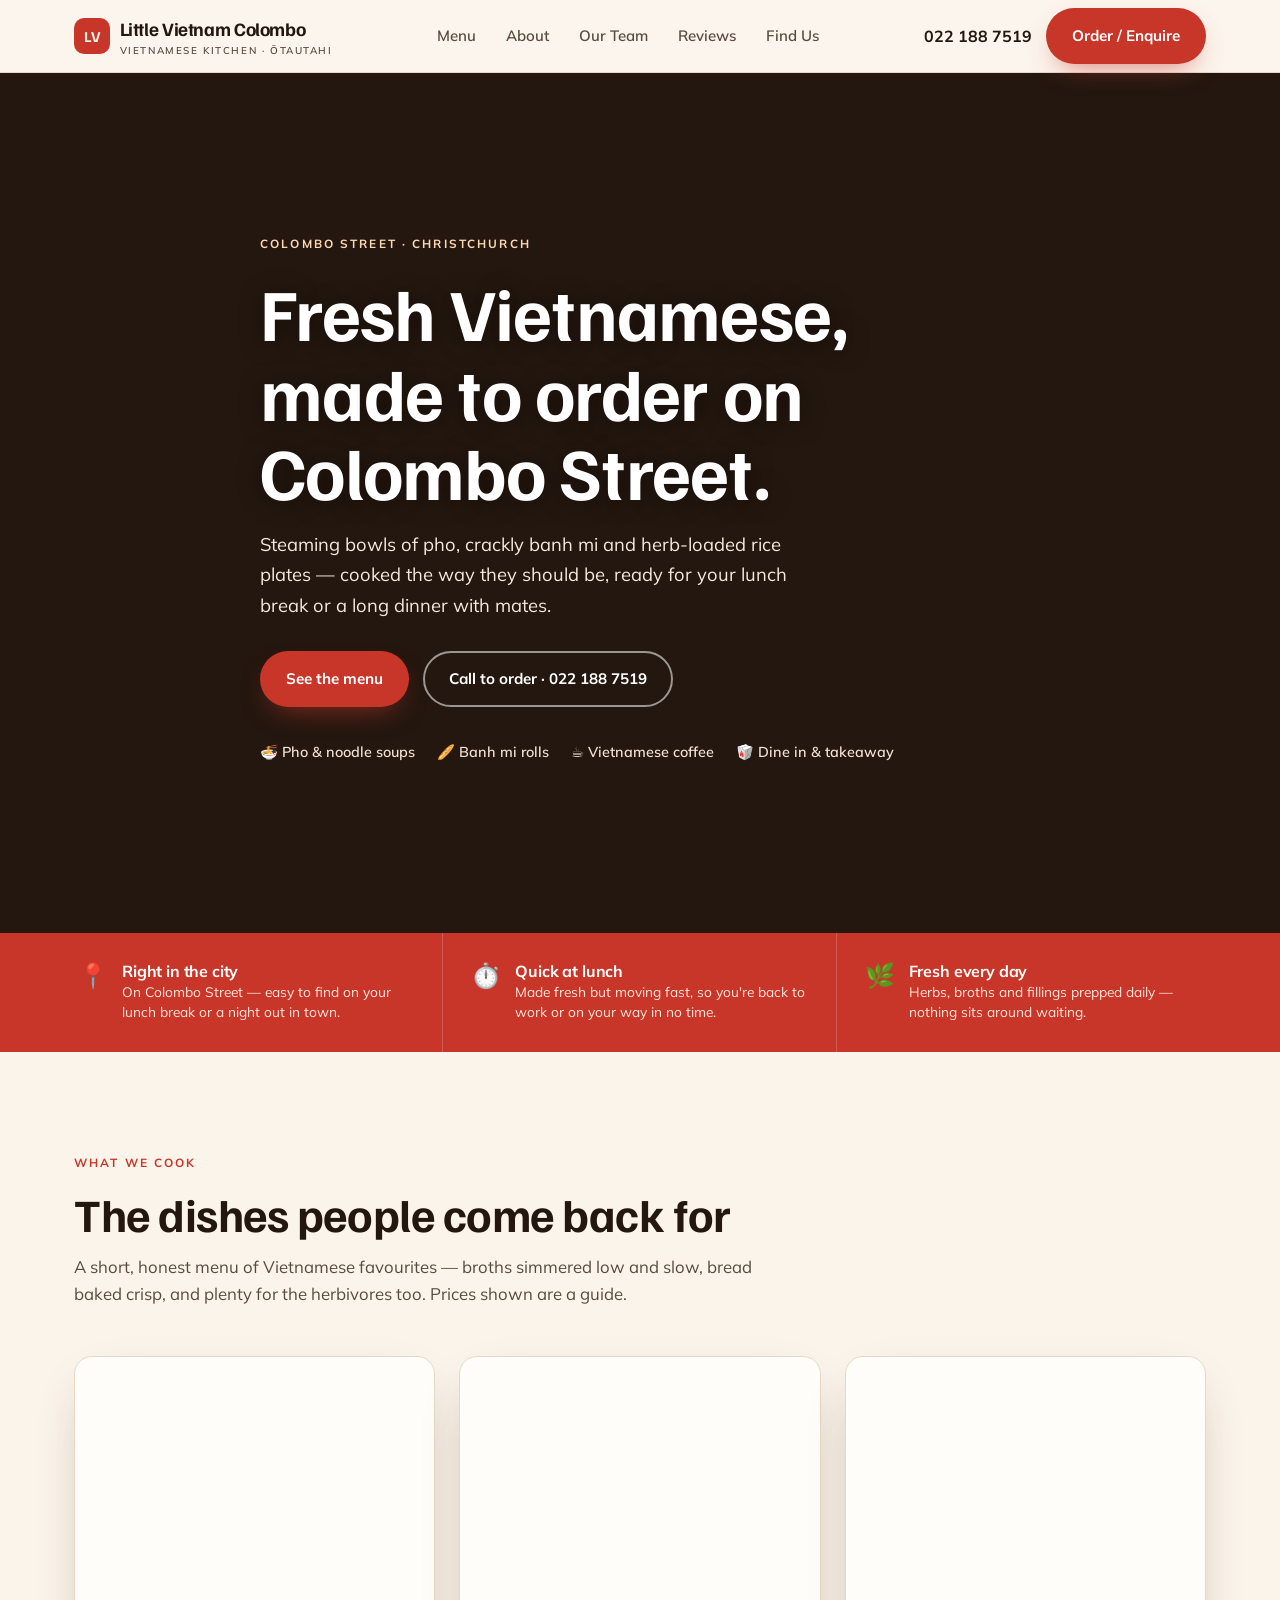
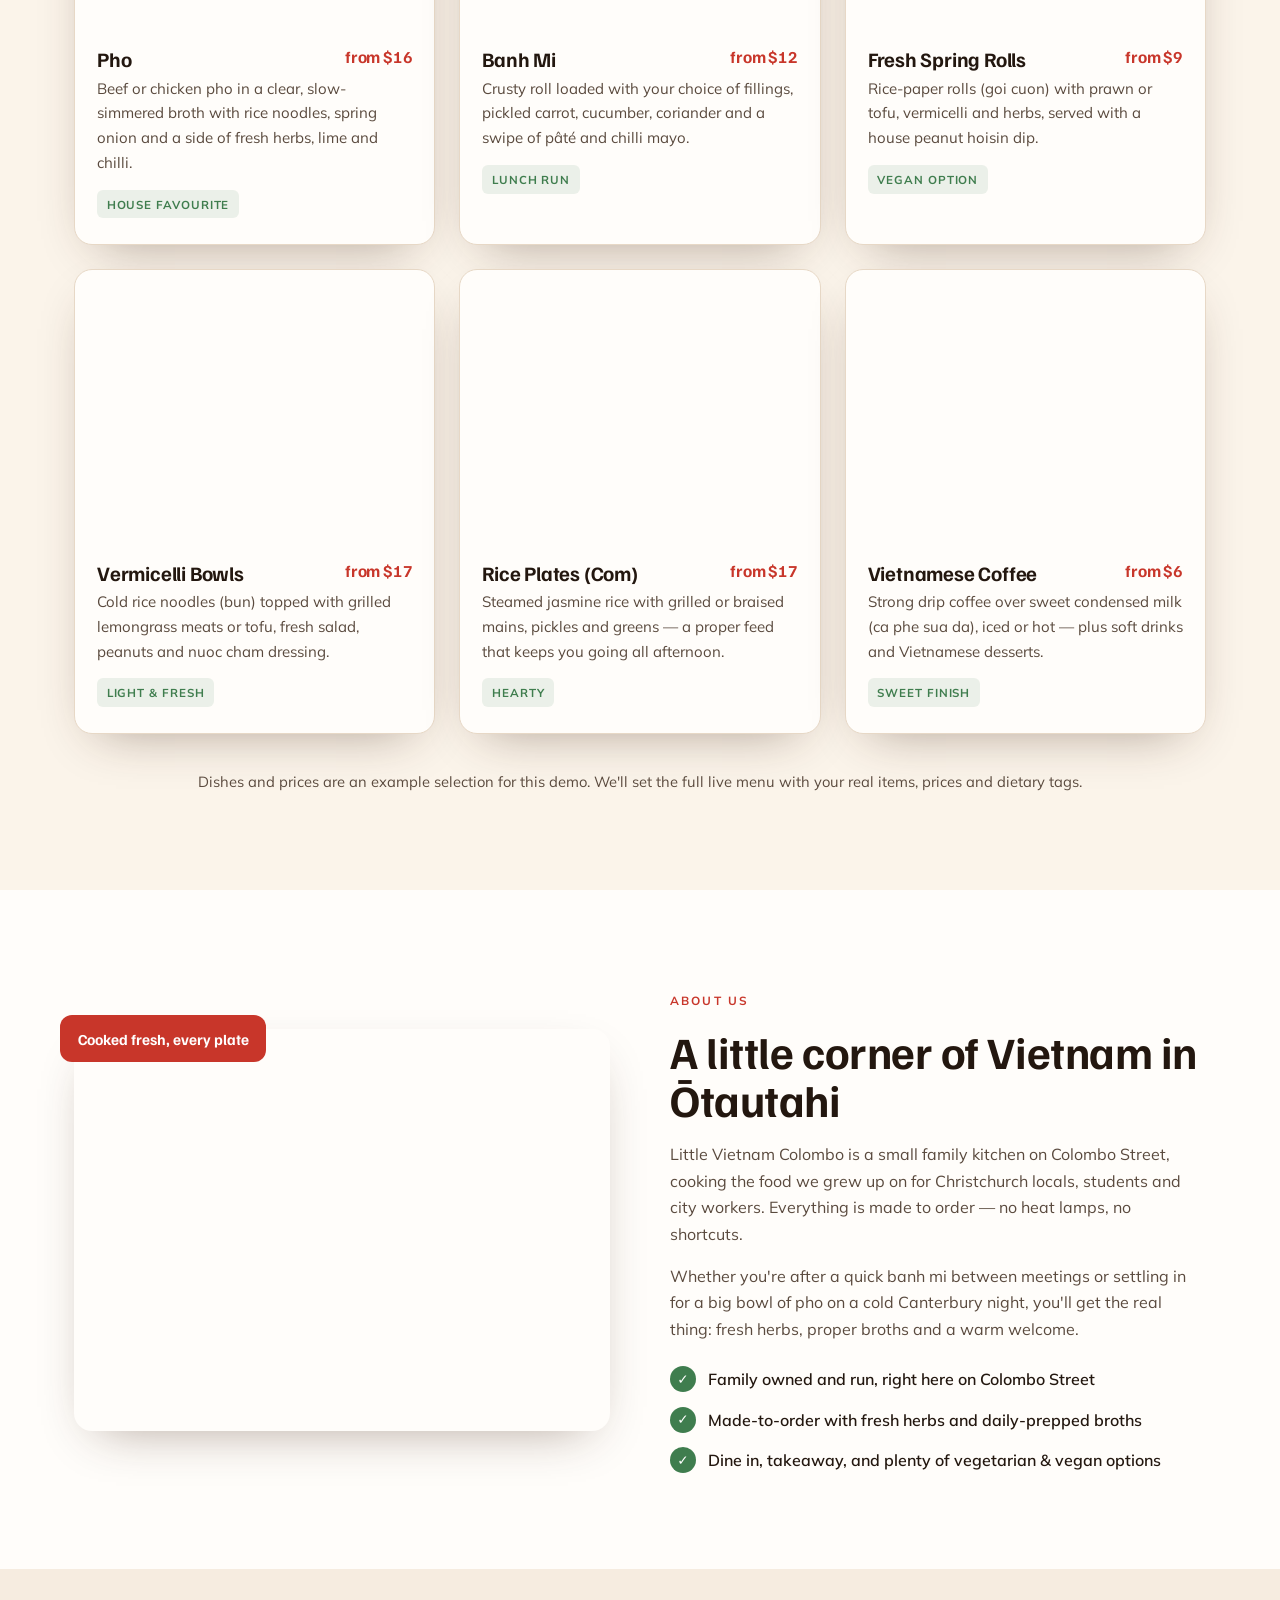
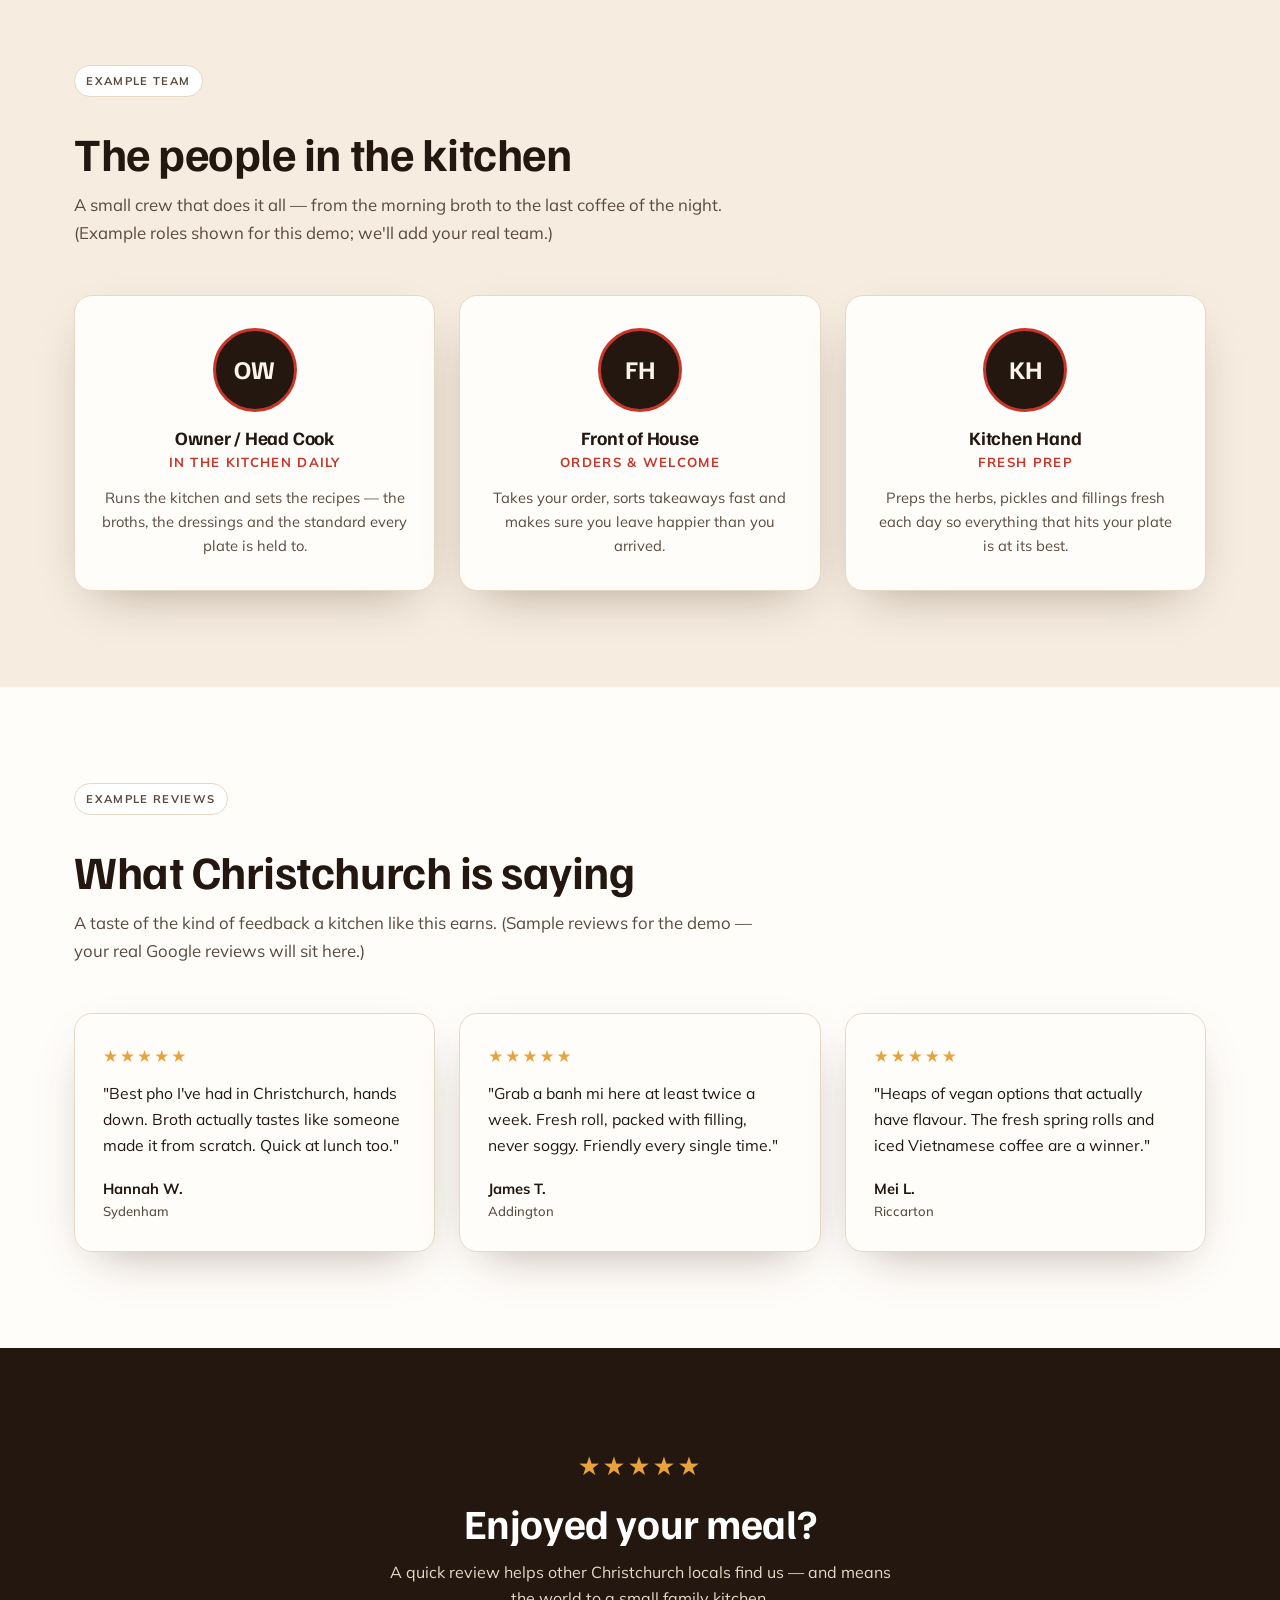
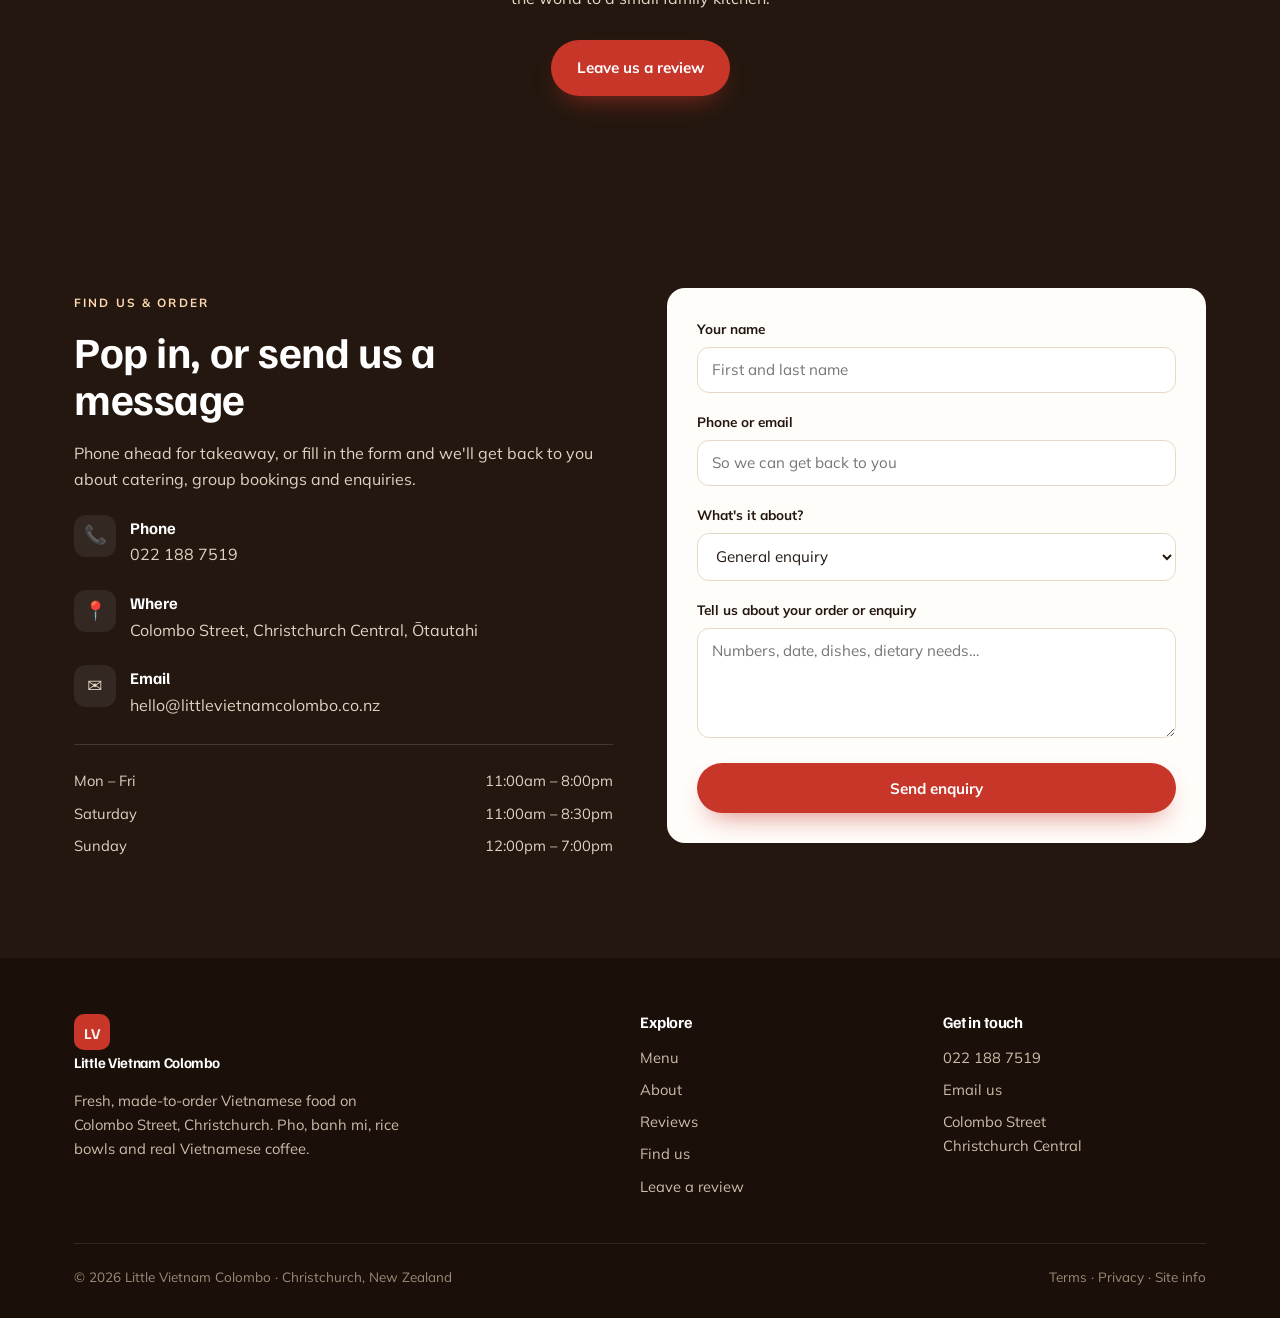
<file: index.html>
<!DOCTYPE html>
<html lang="en-NZ">
<head>
<meta charset="UTF-8" />
<meta name="viewport" content="width=device-width, initial-scale=1.0" />
<title>Little Vietnam Colombo | Vietnamese Restaurant, Christchurch</title>
<meta name="description" content="Fresh, made-to-order Vietnamese food on Colombo Street, Christchurch. Pho, banh mi, rice bowls and Vietnamese coffee — dine in or grab it on your lunch break." />
<link rel="icon" href="data:image/svg+xml,%3Csvg xmlns='http://www.w3.org/2000/svg' viewBox='0 0 64 64'%3E%3Crect width='64' height='64' rx='14' fill='%23c8362a'/%3E%3Ctext x='50%25' y='54%25' font-family='Georgia,serif' font-size='34' font-weight='700' fill='%23fcefe2' text-anchor='middle' dominant-baseline='middle'%3ELV%3C/text%3E%3C/svg%3E" />
<meta property="og:title" content="Little Vietnam Colombo | Vietnamese Restaurant, Christchurch" />
<meta property="og:description" content="Fresh, made-to-order Vietnamese food on Colombo Street, Christchurch. Pho, banh mi, rice bowls and real Vietnamese coffee." />
<meta property="og:type" content="restaurant" />
<meta property="og:image" content="https://images.unsplash.com/photo-1582878826629-29b7ad1cdc43?w=1200&q=70&auto=format&fit=crop" />
<link rel="preconnect" href="https://fonts.googleapis.com" />
<link rel="preconnect" href="https://fonts.gstatic.com" crossorigin />
<link href="https://fonts.googleapis.com/css2?family=Familjen+Grotesk:wght@500;600;700&family=Mulish:wght@400;500;600;700&display=swap" rel="stylesheet" />
<style>
  :root{
    --ink:#23170f;
    --ink-soft:#5a4a3e;
    --bone:#f6ece0;
    --cream:#fbf4ea;
    --paper:#fffdfa;
    --accent:#c8362a;
    --accent-deep:#9e271d;
    --herb:#3f7d4e;
    --line:#e7d8c6;
    --shadow:0 18px 50px -24px rgba(60,30,15,.45);
    --radius:18px;
    --maxw:1180px;
    --display:'Familjen Grotesk',system-ui,sans-serif;
    --body:'Mulish',system-ui,sans-serif;
  }
  *{box-sizing:border-box;margin:0;padding:0}
  html{scroll-behavior:smooth}
  body{font-family:var(--body);color:var(--ink);background:var(--paper);line-height:1.65;-webkit-font-smoothing:antialiased}
  h1,h2,h3,h4{font-family:var(--display);line-height:1.08;font-weight:700;letter-spacing:-.01em}
  img{display:block;max-width:100%;height:auto}
  a{color:inherit;text-decoration:none}
  .wrap{max-width:var(--maxw);margin:0 auto;padding:0 24px}
  .eyebrow{font-family:var(--body);font-weight:700;text-transform:uppercase;letter-spacing:.18em;font-size:.74rem;color:var(--accent)}
  section{padding:96px 0}
  .btn{display:inline-flex;align-items:center;gap:.5rem;font-family:var(--body);font-weight:700;font-size:.95rem;padding:.85rem 1.5rem;border-radius:999px;border:2px solid transparent;cursor:pointer;transition:transform .15s ease,box-shadow .15s ease,background .15s ease}
  .btn:hover{transform:translateY(-2px)}
  .btn-primary{background:var(--accent);color:#fff;box-shadow:0 12px 28px -12px rgba(200,54,42,.7)}
  .btn-primary:hover{background:var(--accent-deep)}
  .btn-ghost{background:transparent;color:#fff;border-color:rgba(255,255,255,.55)}
  .btn-ghost:hover{background:rgba(255,255,255,.12)}
  .btn-outline{border-color:var(--line);background:#fff;color:var(--ink)}

  header.nav{position:sticky;top:0;z-index:50;background:rgba(251,244,234,.86);backdrop-filter:blur(12px);border-bottom:1px solid var(--line)}
  .nav-inner{display:flex;align-items:center;justify-content:space-between;height:72px}
  .brand{display:flex;align-items:center;gap:.6rem;font-family:var(--display);font-weight:700;font-size:1.18rem;letter-spacing:-.02em}
  .brand .mark{width:36px;height:36px;border-radius:10px;background:var(--accent);color:var(--cream);display:grid;place-items:center;font-weight:700;font-size:.95rem}
  .brand small{display:block;font-family:var(--body);font-weight:600;font-size:.62rem;letter-spacing:.16em;text-transform:uppercase;color:var(--ink-soft);margin-top:-2px}
  .nav-links{display:flex;align-items:center;gap:30px}
  .nav-links a{font-weight:600;font-size:.94rem;color:var(--ink-soft)}
  .nav-links a:hover{color:var(--accent)}
  .nav-cta{display:flex;align-items:center;gap:14px}
  .nav-phone{font-weight:700;color:var(--ink)}
  .burger{display:none;background:none;border:0;cursor:pointer;font-size:1.5rem;color:var(--ink)}

  .hero{position:relative;min-height:92vh;display:flex;align-items:flex-end;background:var(--ink);color:#fff;overflow:hidden}
  .hero-slides{position:absolute;inset:0}
  .hero-slide{position:absolute;inset:0;background-size:cover;background-position:center;opacity:0;transition:opacity 1.6s ease;filter:saturate(1.05) contrast(1.02)}
  .hero-slide.active{opacity:1}
  .hero::after{content:"";position:absolute;inset:0;background:linear-gradient(180deg,rgba(35,23,15,.35) 0%,rgba(35,23,15,.55) 55%,rgba(35,23,15,.82) 100%)}
  .hero-inner{position:relative;z-index:2;padding:60px 0 72px;max-width:760px}
  .hero h1{font-size:clamp(2.5rem,6vw,4.6rem);margin:18px 0 18px;text-shadow:0 2px 24px rgba(0,0,0,.35)}
  .hero p.lead{font-size:1.15rem;max-width:560px;color:#f3e9dd}
  .hero .eyebrow{color:#ffd9b0}
  .hero-cta{display:flex;flex-wrap:wrap;gap:14px;margin-top:30px}
  .hero-meta{display:flex;flex-wrap:wrap;gap:22px;margin-top:34px;font-size:.9rem;color:#efe2d3;font-weight:600}
  .hero-meta span{display:flex;align-items:center;gap:.45rem}

  .trust{background:var(--accent);color:#fff;padding:0}
  .trust-grid{display:grid;grid-template-columns:repeat(3,1fr)}
  .trust-item{padding:30px 28px;display:flex;gap:14px;align-items:flex-start;border-right:1px solid rgba(255,255,255,.18)}
  .trust-item:last-child{border-right:0}
  .trust-item .ic{font-size:1.5rem;line-height:1}
  .trust-item h4{font-size:1rem;margin-bottom:2px;font-family:var(--body);font-weight:700}
  .trust-item p{font-size:.86rem;color:#ffe7dc;line-height:1.45}

  .sec-head{max-width:680px;margin-bottom:48px}
  .sec-head h2{font-size:clamp(2rem,4vw,2.9rem);margin:14px 0 14px}
  .sec-head p{color:var(--ink-soft);font-size:1.05rem}
  .bg-bone{background:var(--bone)}
  .bg-cream{background:var(--cream)}

  .menu-grid{display:grid;grid-template-columns:repeat(3,1fr);gap:24px}
  .dish{background:var(--paper);border:1px solid var(--line);border-radius:var(--radius);overflow:hidden;box-shadow:var(--shadow);transition:transform .2s ease}
  .dish:hover{transform:translateY(-5px)}
  .dish .ph{aspect-ratio:4/3;background-size:cover;background-position:center;filter:saturate(1.05) contrast(1.02)}
  .dish .body{padding:22px 22px 26px}
  .dish h3{font-size:1.28rem;margin-bottom:6px}
  .dish .price{color:var(--accent);font-weight:700;font-family:var(--display);font-size:1.05rem;float:right}
  .dish p{color:var(--ink-soft);font-size:.94rem;margin-top:6px}
  .dish .tag{display:inline-block;margin-top:14px;font-size:.72rem;font-weight:700;letter-spacing:.08em;text-transform:uppercase;color:var(--herb);background:rgba(63,125,78,.1);padding:.3rem .6rem;border-radius:6px}
  .menu-note{text-align:center;margin-top:36px;color:var(--ink-soft);font-size:.92rem}

  .about{display:grid;grid-template-columns:1fr 1fr;gap:60px;align-items:center}
  .about-img{position:relative}
  .about-img .pic{aspect-ratio:4/3;background-size:cover;background-position:center;border-radius:var(--radius);box-shadow:var(--shadow);filter:saturate(1.05) contrast(1.02)}
  .about-img .corner{position:absolute;top:-14px;left:-14px;background:var(--accent);color:#fff;padding:.7rem 1.1rem;border-radius:12px;font-family:var(--display);font-weight:700;font-size:.95rem;box-shadow:var(--shadow);z-index:2}
  .about h2{font-size:clamp(2rem,4vw,2.8rem);margin:14px 0 18px}
  .about p{color:var(--ink-soft);margin-bottom:16px}
  .checklist{list-style:none;margin-top:24px;display:grid;gap:14px}
  .checklist li{display:flex;gap:12px;align-items:flex-start;font-weight:600;color:var(--ink)}
  .checklist li::before{content:"✓";flex:none;width:26px;height:26px;border-radius:50%;background:var(--herb);color:#fff;display:grid;place-items:center;font-size:.85rem;font-weight:700}

  .crew-grid{display:grid;grid-template-columns:repeat(3,1fr);gap:24px}
  .crew-card{background:var(--paper);border:1px solid var(--line);border-radius:var(--radius);padding:32px 26px;text-align:center;box-shadow:var(--shadow)}
  .avatar{width:84px;height:84px;border-radius:50%;background:var(--ink);color:var(--cream);display:grid;place-items:center;margin:0 auto 16px;font-family:var(--display);font-weight:700;font-size:1.6rem;border:3px solid var(--accent)}
  .crew-card h3{font-size:1.18rem}
  .crew-card .role-sub{color:var(--accent);font-weight:700;font-size:.82rem;text-transform:uppercase;letter-spacing:.1em;margin:4px 0 12px}
  .crew-card p{color:var(--ink-soft);font-size:.92rem}
  .badge{display:inline-block;font-size:.7rem;font-weight:700;letter-spacing:.12em;text-transform:uppercase;color:var(--ink-soft);background:#fff;border:1px solid var(--line);padding:.35rem .7rem;border-radius:999px;margin-bottom:16px}

  .rev-grid{display:grid;grid-template-columns:repeat(3,1fr);gap:24px}
  .rev-card{background:var(--paper);border:1px solid var(--line);border-radius:var(--radius);padding:28px;box-shadow:var(--shadow)}
  .stars{color:#e8a33d;font-size:1.05rem;letter-spacing:2px;margin-bottom:12px}
  .rev-card p{font-size:.98rem;color:var(--ink);margin-bottom:18px}
  .rev-who{font-weight:700;font-size:.92rem}
  .rev-who span{display:block;font-weight:500;color:var(--ink-soft);font-size:.82rem}

  .funnel{background:var(--ink);color:#fff;text-align:center}
  .funnel .stars{justify-content:center;font-size:1.6rem;margin-bottom:14px}
  .funnel h2{font-size:clamp(1.8rem,3.6vw,2.6rem);margin-bottom:14px}
  .funnel p{color:#e7d8c6;max-width:520px;margin:0 auto 28px}

  .contact{background:var(--ink);color:#fff}
  .contact-grid{display:grid;grid-template-columns:1fr 1fr;gap:54px}
  .contact h2{font-size:clamp(2rem,4vw,2.7rem);margin:14px 0 18px}
  .contact .eyebrow{color:#ffd9b0}
  .contact-info p{color:#e0d2c2;margin-bottom:14px}
  .info-row{display:flex;gap:14px;align-items:flex-start;margin:22px 0}
  .info-row .ic{width:42px;height:42px;flex:none;border-radius:12px;background:rgba(255,255,255,.08);display:grid;place-items:center;font-size:1.15rem}
  .info-row b{display:block;font-family:var(--display);font-size:1.02rem}
  .info-row a,.info-row span{color:#e0d2c2}
  .hours{margin-top:26px;border-top:1px solid rgba(255,255,255,.14);padding-top:20px}
  .hours div{display:flex;justify-content:space-between;font-size:.92rem;color:#e0d2c2;padding:4px 0}
  form{background:var(--paper);border-radius:var(--radius);padding:30px;color:var(--ink)}
  form label{display:block;font-weight:700;font-size:.85rem;margin-bottom:6px}
  form .field{margin-bottom:18px}
  form input,form select,form textarea{width:100%;padding:.8rem .9rem;border:1px solid var(--line);border-radius:12px;font-family:var(--body);font-size:.95rem;background:#fff;color:var(--ink)}
  form input:focus,form select:focus,form textarea:focus{outline:2px solid var(--accent);border-color:transparent}
  form textarea{min-height:110px;resize:vertical}
  form .btn-primary{width:100%;justify-content:center}

  footer.site{background:#1a1009;color:#cdbcab;padding:56px 0 30px}
  .foot-grid{display:grid;grid-template-columns:2fr 1fr 1fr;gap:40px;margin-bottom:36px}
  .foot-grid h4{color:#fff;font-family:var(--display);font-size:1rem;margin-bottom:14px}
  .foot-grid a{display:block;color:#cdbcab;font-size:.92rem;margin-bottom:8px}
  .foot-grid a:hover{color:var(--accent)}
  .foot-bottom{border-top:1px solid rgba(255,255,255,.1);padding-top:22px;display:flex;justify-content:space-between;flex-wrap:wrap;gap:10px;font-size:.84rem;color:#9c8a79}
  .foot-bottom a{color:#9c8a79}

  @media(max-width:880px){
    .menu-grid,.crew-grid,.rev-grid,.trust-grid{grid-template-columns:1fr}
    .about,.contact-grid,.foot-grid{grid-template-columns:1fr}
    .nav-links{display:none}
    .burger{display:block}
    .nav-links.open{display:flex;position:absolute;top:72px;left:0;right:0;background:var(--cream);flex-direction:column;padding:18px 24px;gap:16px;border-bottom:1px solid var(--line)}
    .trust-item{border-right:0;border-bottom:1px solid rgba(255,255,255,.18)}
    section{padding:72px 0}
    .hero{min-height:88vh}
  }
  @media(prefers-reduced-motion:reduce){
    .hero-slide{transition:none}
    .btn:hover{transform:none}
  }
</style>
</head>
<body>

<header class="nav">
  <div class="wrap nav-inner">
    <a class="brand" href="#top">
      <span class="mark">LV</span>
      <span>Little Vietnam Colombo<small>Vietnamese Kitchen · Ōtautahi</small></span>
    </a>
    <nav class="nav-links" id="navlinks">
      <a href="#menu">Menu</a>
      <a href="#about">About</a>
      <a href="#crew">Our Team</a>
      <a href="#reviews">Reviews</a>
      <a href="#contact">Find Us</a>
    </nav>
    <div class="nav-cta">
      <a class="nav-phone" href="tel:+64221887519">022 188 7519</a>
      <a class="btn btn-primary" href="#contact">Order / Enquire</a>
      <button class="burger" id="burger" aria-label="Menu">☰</button>
    </div>
  </div>
</header>

<section class="hero" id="top">
  <div class="hero-slides" id="slides">
    <div class="hero-slide active" style="background-image:url('https://images.unsplash.com/photo-1582878826629-29b7ad1cdc43?w=1900&q=70&auto=format&fit=crop')"></div>
    <div class="hero-slide" data-src="https://images.unsplash.com/photo-1559314809-0d155014e29e?w=1900&q=70&auto=format&fit=crop"></div>
    <div class="hero-slide" data-src="https://images.unsplash.com/photo-1604908176997-125f25cc6f3d?w=1900&q=70&auto=format&fit=crop"></div>
    <div class="hero-slide" data-src="https://images.unsplash.com/photo-1569718212165-3a8278d5f624?w=1900&q=70&auto=format&fit=crop"></div>
  </div>
  <div class="wrap hero-inner">
    <span class="eyebrow">Colombo Street · Christchurch</span>
    <h1>Fresh Vietnamese, made to order on Colombo Street.</h1>
    <p class="lead">Steaming bowls of pho, crackly banh mi and herb-loaded rice plates — cooked the way they should be, ready for your lunch break or a long dinner with mates.</p>
    <div class="hero-cta">
      <a class="btn btn-primary" href="#menu">See the menu</a>
      <a class="btn btn-ghost" href="tel:+64221887519">Call to order · 022 188 7519</a>
    </div>
    <div class="hero-meta">
      <span>🍜 Pho &amp; noodle soups</span>
      <span>🥖 Banh mi rolls</span>
      <span>☕ Vietnamese coffee</span>
      <span>🥡 Dine in &amp; takeaway</span>
    </div>
  </div>
</section>

<section class="trust" style="padding:0">
  <div class="wrap" style="padding:0">
    <div class="trust-grid">
      <div class="trust-item">
        <span class="ic">📍</span>
        <div><h4>Right in the city</h4><p>On Colombo Street — easy to find on your lunch break or a night out in town.</p></div>
      </div>
      <div class="trust-item">
        <span class="ic">⏱️</span>
        <div><h4>Quick at lunch</h4><p>Made fresh but moving fast, so you're back to work or on your way in no time.</p></div>
      </div>
      <div class="trust-item">
        <span class="ic">🌿</span>
        <div><h4>Fresh every day</h4><p>Herbs, broths and fillings prepped daily — nothing sits around waiting.</p></div>
      </div>
    </div>
  </div>
</section>

<section id="menu" class="bg-cream">
  <div class="wrap">
    <div class="sec-head">
      <span class="eyebrow">What we cook</span>
      <h2>The dishes people come back for</h2>
      <p>A short, honest menu of Vietnamese favourites — broths simmered low and slow, bread baked crisp, and plenty for the herbivores too. Prices shown are a guide.</p>
    </div>
    <div class="menu-grid">
      <article class="dish">
        <div class="ph" style="background-image:url('https://images.unsplash.com/photo-1582878826629-29b7ad1cdc43?w=800&q=65&auto=format&fit=crop')"></div>
        <div class="body">
          <h3>Pho <span class="price">from $16</span></h3>
          <p>Beef or chicken pho in a clear, slow-simmered broth with rice noodles, spring onion and a side of fresh herbs, lime and chilli.</p>
          <span class="tag">House favourite</span>
        </div>
      </article>
      <article class="dish">
        <div class="ph" style="background-image:url('https://images.unsplash.com/photo-1604908176997-125f25cc6f3d?w=800&q=65&auto=format&fit=crop')"></div>
        <div class="body">
          <h3>Banh Mi <span class="price">from $12</span></h3>
          <p>Crusty roll loaded with your choice of fillings, pickled carrot, cucumber, coriander and a swipe of pâté and chilli mayo.</p>
          <span class="tag">Lunch run</span>
        </div>
      </article>
      <article class="dish">
        <div class="ph" style="background-image:url('https://images.unsplash.com/photo-1559314809-0d155014e29e?w=800&q=65&auto=format&fit=crop')"></div>
        <div class="body">
          <h3>Fresh Spring Rolls <span class="price">from $9</span></h3>
          <p>Rice-paper rolls (goi cuon) with prawn or tofu, vermicelli and herbs, served with a house peanut hoisin dip.</p>
          <span class="tag">Vegan option</span>
        </div>
      </article>
      <article class="dish">
        <div class="ph" style="background-image:url('https://images.unsplash.com/photo-1583224944844-5b268c057b72?w=800&q=65&auto=format&fit=crop')"></div>
        <div class="body">
          <h3>Vermicelli Bowls <span class="price">from $17</span></h3>
          <p>Cold rice noodles (bun) topped with grilled lemongrass meats or tofu, fresh salad, peanuts and nuoc cham dressing.</p>
          <span class="tag">Light &amp; fresh</span>
        </div>
      </article>
      <article class="dish">
        <div class="ph" style="background-image:url('https://images.unsplash.com/photo-1546069901-ba9599a7e63c?w=800&q=65&auto=format&fit=crop')"></div>
        <div class="body">
          <h3>Rice Plates (Com) <span class="price">from $17</span></h3>
          <p>Steamed jasmine rice with grilled or braised mains, pickles and greens — a proper feed that keeps you going all afternoon.</p>
          <span class="tag">Hearty</span>
        </div>
      </article>
      <article class="dish">
        <div class="ph" style="background-image:url('https://images.unsplash.com/photo-1585032226651-759b368d7246?w=800&q=65&auto=format&fit=crop')"></div>
        <div class="body">
          <h3>Vietnamese Coffee <span class="price">from $6</span></h3>
          <p>Strong drip coffee over sweet condensed milk (ca phe sua da), iced or hot — plus soft drinks and Vietnamese desserts.</p>
          <span class="tag">Sweet finish</span>
        </div>
      </article>
    </div>
    <p class="menu-note">Dishes and prices are an example selection for this demo. We'll set the full live menu with your real items, prices and dietary tags.</p>
  </div>
</section>

<section id="about">
  <div class="wrap about">
    <div class="about-img">
      <div class="corner">Cooked fresh, every plate</div>
      <div class="pic" style="background-image:url('https://images.unsplash.com/photo-1512058564366-18510be2db19?w=1000&q=70&auto=format&fit=crop')"></div>
    </div>
    <div>
      <span class="eyebrow">About us</span>
      <h2>A little corner of Vietnam in Ōtautahi</h2>
      <p>Little Vietnam Colombo is a small family kitchen on Colombo Street, cooking the food we grew up on for Christchurch locals, students and city workers. Everything is made to order — no heat lamps, no shortcuts.</p>
      <p>Whether you're after a quick banh mi between meetings or settling in for a big bowl of pho on a cold Canterbury night, you'll get the real thing: fresh herbs, proper broths and a warm welcome.</p>
      <ul class="checklist">
        <li>Family owned and run, right here on Colombo Street</li>
        <li>Made-to-order with fresh herbs and daily-prepped broths</li>
        <li>Dine in, takeaway, and plenty of vegetarian &amp; vegan options</li>
      </ul>
    </div>
  </div>
</section>

<section id="crew" class="bg-bone">
  <div class="wrap">
    <div class="sec-head">
      <span class="badge">Example team</span>
      <h2>The people in the kitchen</h2>
      <p>A small crew that does it all — from the morning broth to the last coffee of the night. (Example roles shown for this demo; we'll add your real team.)</p>
    </div>
    <div class="crew-grid">
      <div class="crew-card">
        <div class="avatar">OW</div>
        <h3>Owner / Head Cook</h3>
        <div class="role-sub">In the kitchen daily</div>
        <p>Runs the kitchen and sets the recipes — the broths, the dressings and the standard every plate is held to.</p>
      </div>
      <div class="crew-card">
        <div class="avatar">FH</div>
        <h3>Front of House</h3>
        <div class="role-sub">Orders &amp; welcome</div>
        <p>Takes your order, sorts takeaways fast and makes sure you leave happier than you arrived.</p>
      </div>
      <div class="crew-card">
        <div class="avatar">KH</div>
        <h3>Kitchen Hand</h3>
        <div class="role-sub">Fresh prep</div>
        <p>Preps the herbs, pickles and fillings fresh each day so everything that hits your plate is at its best.</p>
      </div>
    </div>
  </div>
</section>

<section id="reviews">
  <div class="wrap">
    <div class="sec-head">
      <span class="badge">Example reviews</span>
      <h2>What Christchurch is saying</h2>
      <p>A taste of the kind of feedback a kitchen like this earns. (Sample reviews for the demo — your real Google reviews will sit here.)</p>
    </div>
    <div class="rev-grid">
      <div class="rev-card">
        <div class="stars">★★★★★</div>
        <p>"Best pho I've had in Christchurch, hands down. Broth actually tastes like someone made it from scratch. Quick at lunch too."</p>
        <div class="rev-who">Hannah W.<span>Sydenham</span></div>
      </div>
      <div class="rev-card">
        <div class="stars">★★★★★</div>
        <p>"Grab a banh mi here at least twice a week. Fresh roll, packed with filling, never soggy. Friendly every single time."</p>
        <div class="rev-who">James T.<span>Addington</span></div>
      </div>
      <div class="rev-card">
        <div class="stars">★★★★★</div>
        <p>"Heaps of vegan options that actually have flavour. The fresh spring rolls and iced Vietnamese coffee are a winner."</p>
        <div class="rev-who">Mei L.<span>Riccarton</span></div>
      </div>
    </div>
  </div>
</section>

<section class="funnel">
  <div class="wrap">
    <div class="stars">★★★★★</div>
    <h2>Enjoyed your meal?</h2>
    <p>A quick review helps other Christchurch locals find us — and means the world to a small family kitchen.</p>
    <a class="btn btn-primary" href="review.html">Leave us a review</a>
  </div>
</section>

<section id="contact" class="contact">
  <div class="wrap contact-grid">
    <div class="contact-info">
      <span class="eyebrow">Find us &amp; order</span>
      <h2>Pop in, or send us a message</h2>
      <p>Phone ahead for takeaway, or fill in the form and we'll get back to you about catering, group bookings and enquiries.</p>
      <div class="info-row">
        <span class="ic">📞</span>
        <div><b>Phone</b><a href="tel:+64221887519">022 188 7519</a></div>
      </div>
      <div class="info-row">
        <span class="ic">📍</span>
        <div><b>Where</b><span>Colombo Street, Christchurch Central, Ōtautahi</span></div>
      </div>
      <div class="info-row">
        <span class="ic">✉️</span>
        <div><b>Email</b><a href="mailto:hello@littlevietnamcolombo.co.nz">hello@littlevietnamcolombo.co.nz</a></div>
      </div>
      <div class="hours">
        <div><span>Mon – Fri</span><span>11:00am – 8:00pm</span></div>
        <div><span>Saturday</span><span>11:00am – 8:30pm</span></div>
        <div><span>Sunday</span><span>12:00pm – 7:00pm</span></div>
      </div>
    </div>
    <div>
      <form action="https://formsubmit.co/hello@littlevietnamcolombo.co.nz" method="POST">
        <input type="hidden" name="_subject" value="New enquiry — Little Vietnam Colombo website" />
        <input type="hidden" name="_captcha" value="false" />
        <input type="hidden" name="_template" value="table" />
        <div class="field">
          <label for="name">Your name</label>
          <input id="name" name="name" type="text" required placeholder="First and last name" />
        </div>
        <div class="field">
          <label for="phone">Phone or email</label>
          <input id="phone" name="phone_or_email" type="text" required placeholder="So we can get back to you" />
        </div>
        <div class="field">
          <label for="type">What's it about?</label>
          <select id="type" name="enquiry_type">
            <option>General enquiry</option>
            <option>Takeaway / large order</option>
            <option>Catering</option>
            <option>Group booking</option>
          </select>
        </div>
        <div class="field">
          <label for="msg">Tell us about your order or enquiry</label>
          <textarea id="msg" name="message" placeholder="Numbers, date, dishes, dietary needs…"></textarea>
        </div>
        <button class="btn btn-primary" type="submit">Send enquiry</button>
      </form>
    </div>
  </div>
</section>

<footer class="site">
  <div class="wrap">
    <div class="foot-grid">
      <div>
        <a class="brand" href="#top" style="color:#fff"><span class="mark">LV</span><span>Little Vietnam Colombo</span></a>
        <p style="margin-top:14px;max-width:340px;font-size:.92rem">Fresh, made-to-order Vietnamese food on Colombo Street, Christchurch. Pho, banh mi, rice bowls and real Vietnamese coffee.</p>
      </div>
      <div>
        <h4>Explore</h4>
        <a href="#menu">Menu</a>
        <a href="#about">About</a>
        <a href="#reviews">Reviews</a>
        <a href="#contact">Find us</a>
        <a href="review.html">Leave a review</a>
      </div>
      <div>
        <h4>Get in touch</h4>
        <a href="tel:+64221887519">022 188 7519</a>
        <a href="mailto:hello@littlevietnamcolombo.co.nz">Email us</a>
        <span style="display:block;font-size:.92rem;color:#cdbcab;margin-top:4px">Colombo Street<br/>Christchurch Central</span>
      </div>
    </div>
    <div class="foot-bottom">
      <span>© <span id="yr"></span> Little Vietnam Colombo · Christchurch, New Zealand</span>
      <span>
        <a href="terms.html">Terms</a> ·
        <a href="privacy.html">Privacy</a> ·
        <a href="private.html">Site info</a>
      </span>
    </div>
  </div>
</footer>

<script>
  document.getElementById('burger').addEventListener('click',function(){
    document.getElementById('navlinks').classList.toggle('open');
  });
  document.querySelectorAll('#navlinks a').forEach(function(a){
    a.addEventListener('click',function(){document.getElementById('navlinks').classList.remove('open');});
  });
  document.getElementById('yr').textContent = new Date().getFullYear();
  (function(){
    var reduce = window.matchMedia('(prefers-reduced-motion: reduce)').matches;
    var slides = Array.prototype.slice.call(document.querySelectorAll('.hero-slide'));
    if(reduce || slides.length < 2) return;
    slides.forEach(function(s){ if(s.dataset.src){ var img=new Image(); img.src=s.dataset.src; img.onload=function(){ s.style.backgroundImage="url('"+s.dataset.src+"')"; }; }});
    var i = 0;
    setInterval(function(){
      slides[i].classList.remove('active');
      i = (i+1) % slides.length;
      slides[i].classList.add('active');
    }, 6000);
  })();
</script>
</body>
</html>
</file>
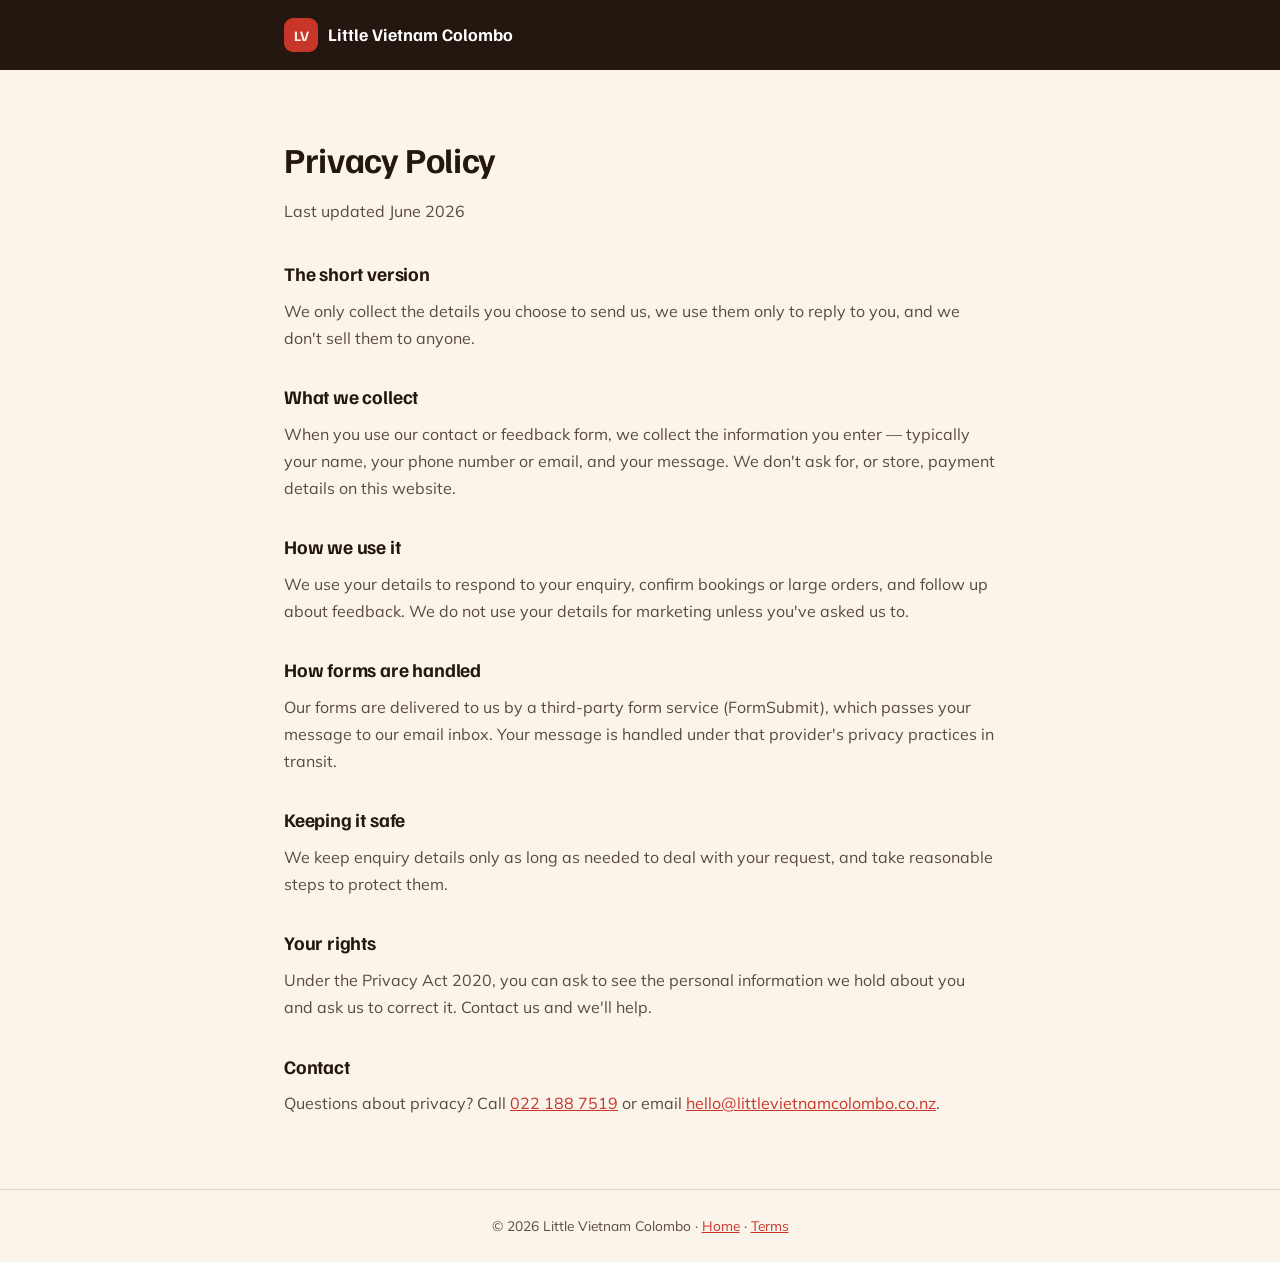
<file: privacy.html>
<!DOCTYPE html>
<html lang="en-NZ">
<head>
<meta charset="UTF-8" />
<meta name="viewport" content="width=device-width, initial-scale=1.0" />
<title>Privacy Policy | Little Vietnam Colombo</title>
<meta name="robots" content="noindex" />
<link rel="icon" href="data:image/svg+xml,%3Csvg xmlns='http://www.w3.org/2000/svg' viewBox='0 0 64 64'%3E%3Crect width='64' height='64' rx='14' fill='%23c8362a'/%3E%3Ctext x='50%25' y='54%25' font-family='Georgia,serif' font-size='34' font-weight='700' fill='%23fcefe2' text-anchor='middle' dominant-baseline='middle'%3ELV%3C/text%3E%3C/svg%3E" />
<link rel="preconnect" href="https://fonts.googleapis.com" />
<link rel="preconnect" href="https://fonts.gstatic.com" crossorigin />
<link href="https://fonts.googleapis.com/css2?family=Familjen+Grotesk:wght@500;600;700&family=Mulish:wght@400;500;600;700&display=swap" rel="stylesheet" />
<style>
  :root{--ink:#23170f;--ink-soft:#5a4a3e;--cream:#fbf4ea;--accent:#c8362a;--line:#e7d8c6;--display:'Familjen Grotesk',system-ui,sans-serif;--body:'Mulish',system-ui,sans-serif}
  *{box-sizing:border-box;margin:0;padding:0}
  body{font-family:var(--body);color:var(--ink);background:var(--cream);line-height:1.7}
  a{color:var(--accent)}
  h1,h2{font-family:var(--display);letter-spacing:-.01em}
  .top{background:var(--ink);color:#fff;padding:18px 0}
  .wrap{max-width:760px;margin:0 auto;padding:0 24px}
  .brand{display:flex;align-items:center;gap:.6rem;font-family:var(--display);font-weight:700;font-size:1.1rem;color:#fff;text-decoration:none}
  .brand .mark{width:34px;height:34px;border-radius:9px;background:var(--accent);color:var(--cream);display:grid;place-items:center;font-weight:700;font-size:.9rem}
  main{padding:60px 0}
  h1{font-size:2.2rem;margin-bottom:8px}
  .muted{color:var(--ink-soft);margin-bottom:32px}
  h2{font-size:1.2rem;margin:28px 0 8px}
  p{color:var(--ink-soft);margin-bottom:12px}
  footer{border-top:1px solid var(--line);padding:24px 0;text-align:center;font-size:.86rem;color:var(--ink-soft)}
</style>
</head>
<body>
<div class="top"><div class="wrap"><a class="brand" href="index.html"><span class="mark">LV</span> Little Vietnam Colombo</a></div></div>
<main>
  <div class="wrap">
    <h1>Privacy Policy</h1>
    <p class="muted">Last updated June 2026</p>

    <h2>The short version</h2>
    <p>We only collect the details you choose to send us, we use them only to reply to you, and we don't sell them to anyone.</p>

    <h2>What we collect</h2>
    <p>When you use our contact or feedback form, we collect the information you enter — typically your name, your phone number or email, and your message. We don't ask for, or store, payment details on this website.</p>

    <h2>How we use it</h2>
    <p>We use your details to respond to your enquiry, confirm bookings or large orders, and follow up about feedback. We do not use your details for marketing unless you've asked us to.</p>

    <h2>How forms are handled</h2>
    <p>Our forms are delivered to us by a third-party form service (FormSubmit), which passes your message to our email inbox. Your message is handled under that provider's privacy practices in transit.</p>

    <h2>Keeping it safe</h2>
    <p>We keep enquiry details only as long as needed to deal with your request, and take reasonable steps to protect them.</p>

    <h2>Your rights</h2>
    <p>Under the Privacy Act 2020, you can ask to see the personal information we hold about you and ask us to correct it. Contact us and we'll help.</p>

    <h2>Contact</h2>
    <p>Questions about privacy? Call <a href="tel:+64221887519">022 188 7519</a> or email <a href="mailto:hello@littlevietnamcolombo.co.nz">hello@littlevietnamcolombo.co.nz</a>.</p>
  </div>
</main>
<footer><div class="wrap">© <span id="yr"></span> Little Vietnam Colombo · <a href="index.html">Home</a> · <a href="terms.html">Terms</a></div></footer>
<script>document.getElementById('yr').textContent=new Date().getFullYear();</script>
</body>
</html>
</file>
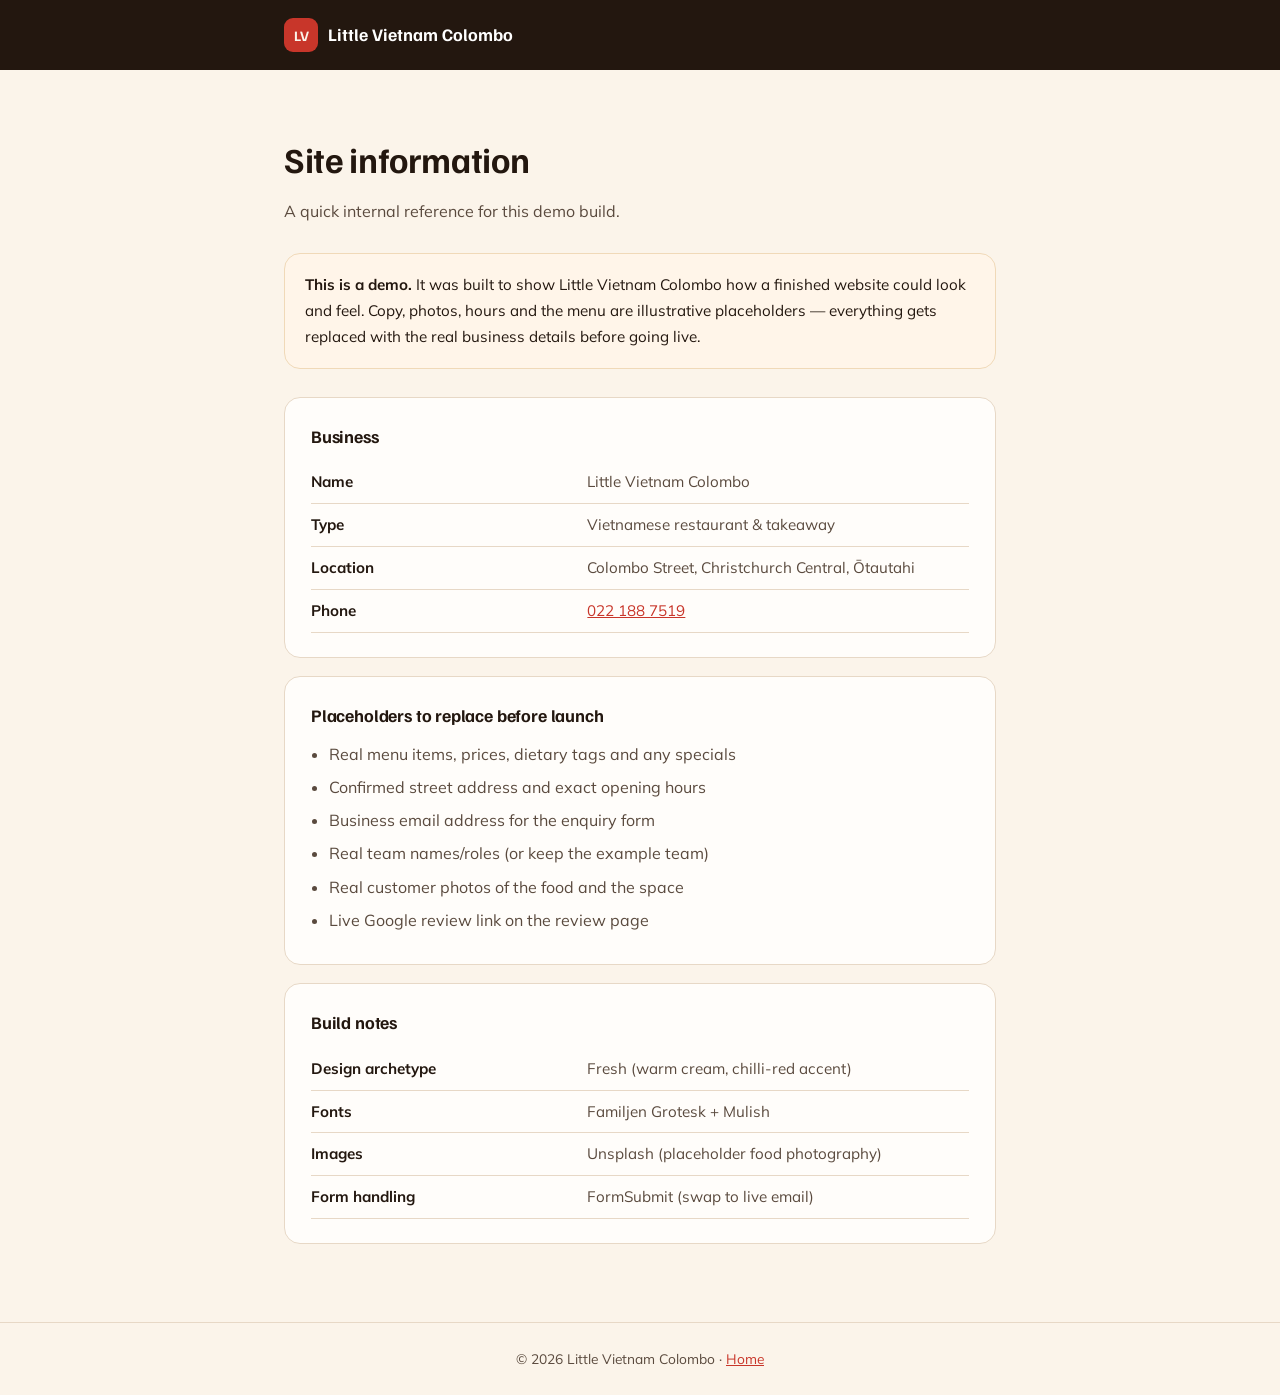
<file: private.html>
<!DOCTYPE html>
<html lang="en-NZ">
<head>
<meta charset="UTF-8" />
<meta name="viewport" content="width=device-width, initial-scale=1.0" />
<title>Site Info | Little Vietnam Colombo</title>
<meta name="robots" content="noindex" />
<link rel="icon" href="data:image/svg+xml,%3Csvg xmlns='http://www.w3.org/2000/svg' viewBox='0 0 64 64'%3E%3Crect width='64' height='64' rx='14' fill='%23c8362a'/%3E%3Ctext x='50%25' y='54%25' font-family='Georgia,serif' font-size='34' font-weight='700' fill='%23fcefe2' text-anchor='middle' dominant-baseline='middle'%3ELV%3C/text%3E%3C/svg%3E" />
<link rel="preconnect" href="https://fonts.googleapis.com" />
<link rel="preconnect" href="https://fonts.gstatic.com" crossorigin />
<link href="https://fonts.googleapis.com/css2?family=Familjen+Grotesk:wght@500;600;700&family=Mulish:wght@400;500;600;700&display=swap" rel="stylesheet" />
<style>
  :root{--ink:#23170f;--ink-soft:#5a4a3e;--cream:#fbf4ea;--paper:#fffdfa;--accent:#c8362a;--line:#e7d8c6;--radius:16px;--display:'Familjen Grotesk',system-ui,sans-serif;--body:'Mulish',system-ui,sans-serif}
  *{box-sizing:border-box;margin:0;padding:0}
  body{font-family:var(--body);color:var(--ink);background:var(--cream);line-height:1.7}
  a{color:var(--accent)}
  h1,h2{font-family:var(--display);letter-spacing:-.01em}
  .top{background:var(--ink);color:#fff;padding:18px 0}
  .wrap{max-width:760px;margin:0 auto;padding:0 24px}
  .brand{display:flex;align-items:center;gap:.6rem;font-family:var(--display);font-weight:700;font-size:1.1rem;color:#fff;text-decoration:none}
  .brand .mark{width:34px;height:34px;border-radius:9px;background:var(--accent);color:var(--cream);display:grid;place-items:center;font-weight:700;font-size:.9rem}
  main{padding:60px 0}
  h1{font-size:2.2rem;margin-bottom:8px}
  .muted{color:var(--ink-soft);margin-bottom:28px}
  .note{background:#fff5e9;border:1px solid #f0d9b8;border-radius:var(--radius);padding:18px 20px;margin-bottom:28px;font-size:.95rem}
  .card{background:var(--paper);border:1px solid var(--line);border-radius:var(--radius);padding:24px 26px;margin-bottom:18px}
  h2{font-size:1.1rem;margin-bottom:10px}
  table{width:100%;border-collapse:collapse;font-size:.95rem}
  td{padding:8px 0;border-bottom:1px solid var(--line);color:var(--ink-soft);vertical-align:top}
  td:first-child{font-weight:700;color:var(--ink);width:42%}
  ul{margin:8px 0 0 18px;color:var(--ink-soft)}
  li{margin-bottom:6px}
  footer{border-top:1px solid var(--line);padding:24px 0;text-align:center;font-size:.86rem;color:var(--ink-soft)}
</style>
</head>
<body>
<div class="top"><div class="wrap"><a class="brand" href="index.html"><span class="mark">LV</span> Little Vietnam Colombo</a></div></div>
<main>
  <div class="wrap">
    <h1>Site information</h1>
    <p class="muted">A quick internal reference for this demo build.</p>

    <div class="note">
      <strong>This is a demo.</strong> It was built to show Little Vietnam Colombo how a finished website could look and feel. Copy, photos, hours and the menu are illustrative placeholders — everything gets replaced with the real business details before going live.
    </div>

    <div class="card">
      <h2>Business</h2>
      <table>
        <tr><td>Name</td><td>Little Vietnam Colombo</td></tr>
        <tr><td>Type</td><td>Vietnamese restaurant &amp; takeaway</td></tr>
        <tr><td>Location</td><td>Colombo Street, Christchurch Central, Ōtautahi</td></tr>
        <tr><td>Phone</td><td><a href="tel:+64221887519">022 188 7519</a></td></tr>
      </table>
    </div>

    <div class="card">
      <h2>Placeholders to replace before launch</h2>
      <ul>
        <li>Real menu items, prices, dietary tags and any specials</li>
        <li>Confirmed street address and exact opening hours</li>
        <li>Business email address for the enquiry form</li>
        <li>Real team names/roles (or keep the example team)</li>
        <li>Real customer photos of the food and the space</li>
        <li>Live Google review link on the review page</li>
      </ul>
    </div>

    <div class="card">
      <h2>Build notes</h2>
      <table>
        <tr><td>Design archetype</td><td>Fresh (warm cream, chilli-red accent)</td></tr>
        <tr><td>Fonts</td><td>Familjen Grotesk + Mulish</td></tr>
        <tr><td>Images</td><td>Unsplash (placeholder food photography)</td></tr>
        <tr><td>Form handling</td><td>FormSubmit (swap to live email)</td></tr>
      </table>
    </div>
  </div>
</main>
<footer><div class="wrap">© <span id="yr"></span> Little Vietnam Colombo · <a href="index.html">Home</a></div></footer>
<script>document.getElementById('yr').textContent=new Date().getFullYear();</script>
</body>
</html>
</file>
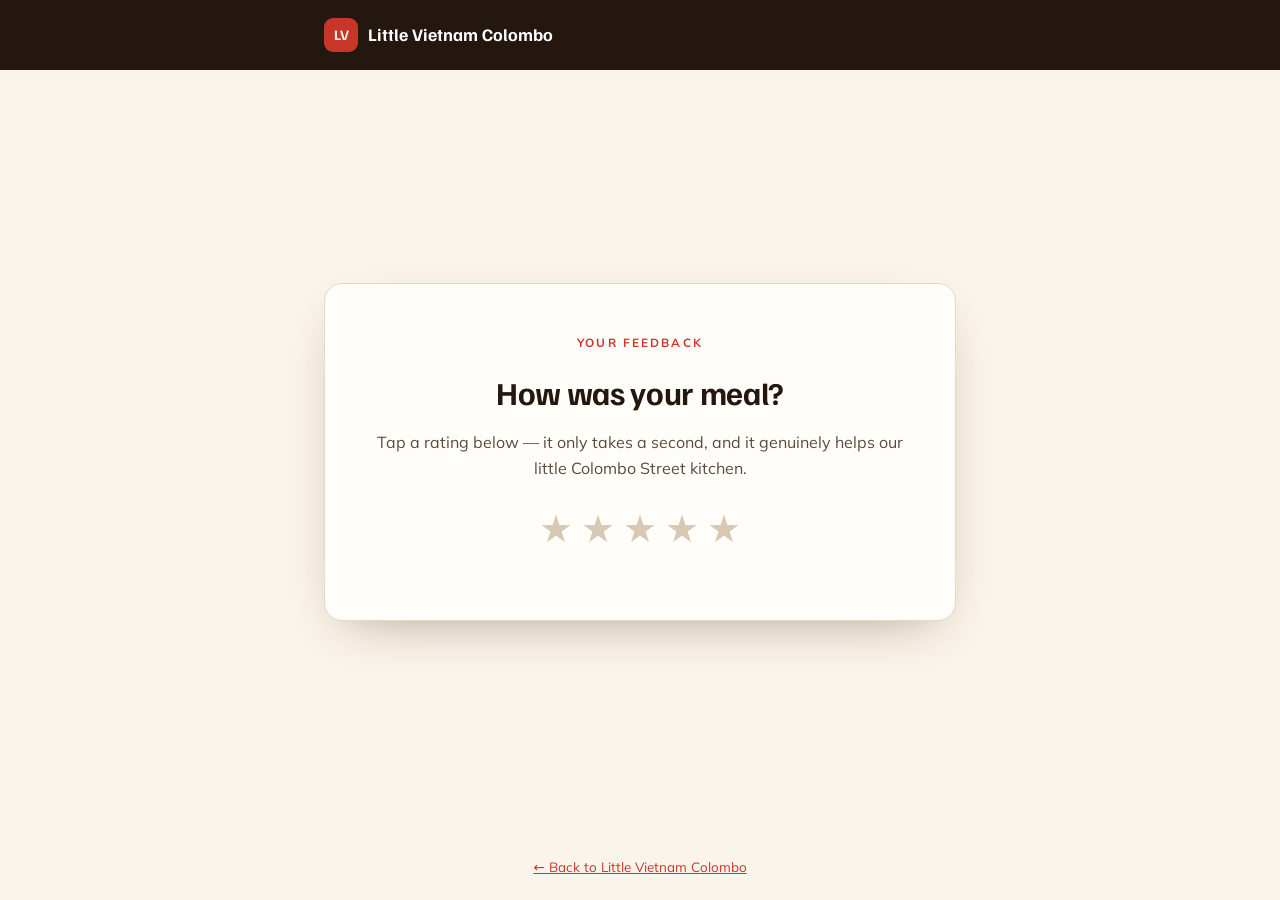
<file: review.html>
<!DOCTYPE html>
<html lang="en-NZ">
<head>
<meta charset="UTF-8" />
<meta name="viewport" content="width=device-width, initial-scale=1.0" />
<title>Leave a Review | Little Vietnam Colombo</title>
<meta name="description" content="Tell us how we did at Little Vietnam Colombo — your feedback helps our little Christchurch kitchen keep getting better." />
<link rel="icon" href="data:image/svg+xml,%3Csvg xmlns='http://www.w3.org/2000/svg' viewBox='0 0 64 64'%3E%3Crect width='64' height='64' rx='14' fill='%23c8362a'/%3E%3Ctext x='50%25' y='54%25' font-family='Georgia,serif' font-size='34' font-weight='700' fill='%23fcefe2' text-anchor='middle' dominant-baseline='middle'%3ELV%3C/text%3E%3C/svg%3E" />
<link rel="preconnect" href="https://fonts.googleapis.com" />
<link rel="preconnect" href="https://fonts.gstatic.com" crossorigin />
<link href="https://fonts.googleapis.com/css2?family=Familjen+Grotesk:wght@500;600;700&family=Mulish:wght@400;500;600;700&display=swap" rel="stylesheet" />
<style>
  :root{--ink:#23170f;--ink-soft:#5a4a3e;--cream:#fbf4ea;--paper:#fffdfa;--accent:#c8362a;--accent-deep:#9e271d;--herb:#3f7d4e;--line:#e7d8c6;--radius:18px;--display:'Familjen Grotesk',system-ui,sans-serif;--body:'Mulish',system-ui,sans-serif}
  *{box-sizing:border-box;margin:0;padding:0}
  body{font-family:var(--body);color:var(--ink);background:var(--cream);line-height:1.65;min-height:100vh;display:flex;flex-direction:column}
  a{color:inherit}
  h1,h2,h3{font-family:var(--display);letter-spacing:-.01em}
  .top{background:var(--ink);color:#fff;padding:18px 0}
  .wrap{max-width:680px;margin:0 auto;padding:0 24px;width:100%}
  .brand{display:flex;align-items:center;gap:.6rem;font-family:var(--display);font-weight:700;font-size:1.1rem;color:#fff;text-decoration:none}
  .brand .mark{width:34px;height:34px;border-radius:9px;background:var(--accent);color:var(--cream);display:grid;place-items:center;font-weight:700;font-size:.9rem}
  main{flex:1;display:flex;align-items:center;padding:56px 0}
  .card{background:var(--paper);border:1px solid var(--line);border-radius:var(--radius);padding:44px 36px;box-shadow:0 18px 50px -24px rgba(60,30,15,.45);text-align:center}
  .eyebrow{font-weight:700;text-transform:uppercase;letter-spacing:.18em;font-size:.74rem;color:var(--accent)}
  h1{font-size:2rem;margin:12px 0 10px}
  .lead{color:var(--ink-soft);margin-bottom:28px}
  .stars-pick{display:flex;justify-content:center;gap:8px;margin-bottom:28px}
  .stars-pick button{font-size:2.4rem;background:none;border:0;cursor:pointer;color:#d9c8b4;transition:transform .12s ease,color .12s ease;line-height:1}
  .stars-pick button:hover{transform:scale(1.15)}
  .stars-pick button.on{color:#e8a33d}
  .btn{display:inline-flex;align-items:center;justify-content:center;gap:.5rem;font-weight:700;font-size:.98rem;padding:.9rem 1.6rem;border-radius:999px;border:2px solid transparent;cursor:pointer;text-decoration:none}
  .btn-primary{background:var(--accent);color:#fff}
  .btn-primary:hover{background:var(--accent-deep)}
  .panel{display:none;margin-top:8px}
  .panel.show{display:block;animation:fade .3s ease}
  @keyframes fade{from{opacity:0;transform:translateY(6px)}to{opacity:1;transform:none}}
  textarea,input{width:100%;padding:.85rem .9rem;border:1px solid var(--line);border-radius:12px;font-family:var(--body);font-size:.95rem;margin-bottom:14px;background:#fff}
  textarea:focus,input:focus{outline:2px solid var(--accent);border-color:transparent}
  .hint{font-size:.86rem;color:var(--ink-soft);margin-top:14px}
  footer{text-align:center;padding:22px;font-size:.84rem;color:var(--ink-soft)}
  footer a{color:var(--accent)}
</style>
</head>
<body>
<div class="top">
  <div class="wrap">
    <a class="brand" href="index.html"><span class="mark">LV</span> Little Vietnam Colombo</a>
  </div>
</div>
<main>
  <div class="wrap">
    <div class="card">
      <span class="eyebrow">Your feedback</span>
      <h1>How was your meal?</h1>
      <p class="lead">Tap a rating below — it only takes a second, and it genuinely helps our little Colombo Street kitchen.</p>
      <div class="stars-pick" id="stars">
        <button data-v="1" aria-label="1 star">★</button>
        <button data-v="2" aria-label="2 stars">★</button>
        <button data-v="3" aria-label="3 stars">★</button>
        <button data-v="4" aria-label="4 stars">★</button>
        <button data-v="5" aria-label="5 stars">★</button>
      </div>

      <div class="panel" id="happy">
        <h3 style="margin-bottom:8px">That's so good to hear! 🌿</h3>
        <p class="lead">Would you mind sharing it on Google? It helps other Christchurch locals find us.</p>
        <a class="btn btn-primary" id="googleLink" href="https://www.google.com/search?q=Little+Vietnam+Colombo+Christchurch+reviews" target="_blank" rel="noopener">Leave a Google review</a>
        <p class="hint">Demo placeholder — this will link straight to your live Google review page once it's connected.</p>
      </div>

      <div class="panel" id="unhappy">
        <h3 style="margin-bottom:8px">Thanks for being honest.</h3>
        <p class="lead">Tell us what we could do better — it comes straight to the owner.</p>
        <form action="https://formsubmit.co/hello@littlevietnamcolombo.co.nz" method="POST">
          <input type="hidden" name="_subject" value="Private feedback — Little Vietnam Colombo" />
          <input type="hidden" name="_captcha" value="false" />
          <input type="text" name="name" placeholder="Your name (optional)" />
          <textarea name="feedback" rows="4" placeholder="What happened? How can we make it right?" required></textarea>
          <button class="btn btn-primary" type="submit" style="width:100%">Send feedback privately</button>
        </form>
      </div>
    </div>
  </div>
</main>
<footer>
  <a href="index.html">← Back to Little Vietnam Colombo</a>
</footer>
<script>
  var buttons = document.querySelectorAll('#stars button');
  buttons.forEach(function(b){
    b.addEventListener('click',function(){
      var v = parseInt(b.dataset.v,10);
      buttons.forEach(function(x){ x.classList.toggle('on', parseInt(x.dataset.v,10) <= v); });
      document.getElementById('happy').classList.toggle('show', v >= 4);
      document.getElementById('unhappy').classList.toggle('show', v < 4);
    });
  });
</script>
</body>
</html>
</file>
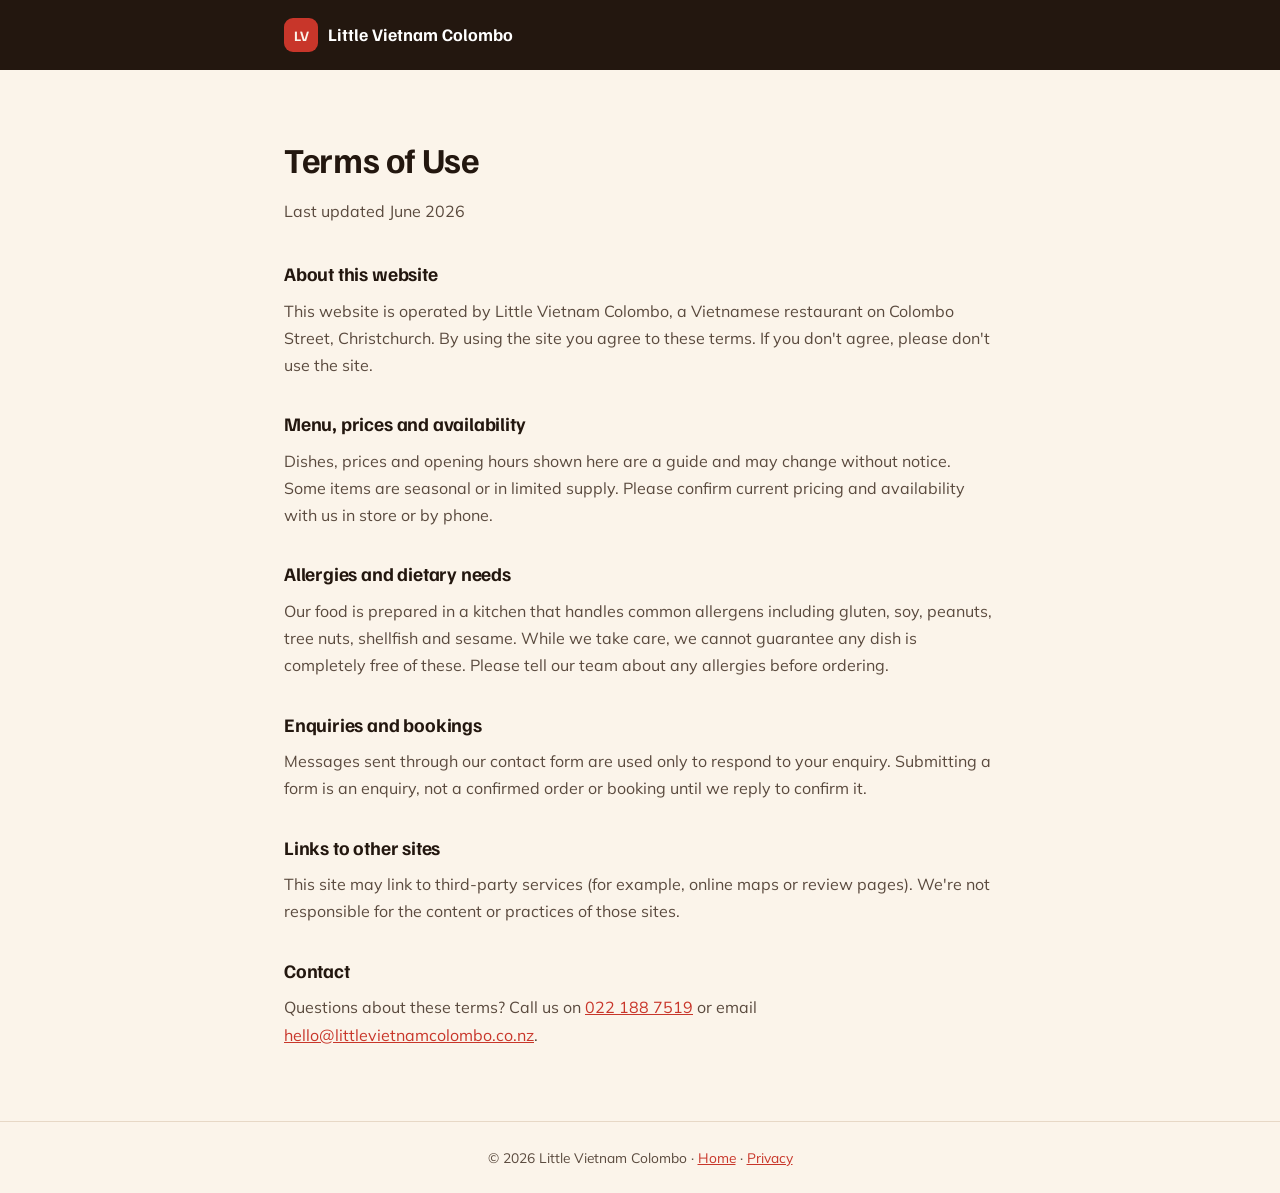
<file: terms.html>
<!DOCTYPE html>
<html lang="en-NZ">
<head>
<meta charset="UTF-8" />
<meta name="viewport" content="width=device-width, initial-scale=1.0" />
<title>Terms of Use | Little Vietnam Colombo</title>
<meta name="robots" content="noindex" />
<link rel="icon" href="data:image/svg+xml,%3Csvg xmlns='http://www.w3.org/2000/svg' viewBox='0 0 64 64'%3E%3Crect width='64' height='64' rx='14' fill='%23c8362a'/%3E%3Ctext x='50%25' y='54%25' font-family='Georgia,serif' font-size='34' font-weight='700' fill='%23fcefe2' text-anchor='middle' dominant-baseline='middle'%3ELV%3C/text%3E%3C/svg%3E" />
<link rel="preconnect" href="https://fonts.googleapis.com" />
<link rel="preconnect" href="https://fonts.gstatic.com" crossorigin />
<link href="https://fonts.googleapis.com/css2?family=Familjen+Grotesk:wght@500;600;700&family=Mulish:wght@400;500;600;700&display=swap" rel="stylesheet" />
<style>
  :root{--ink:#23170f;--ink-soft:#5a4a3e;--cream:#fbf4ea;--accent:#c8362a;--line:#e7d8c6;--display:'Familjen Grotesk',system-ui,sans-serif;--body:'Mulish',system-ui,sans-serif}
  *{box-sizing:border-box;margin:0;padding:0}
  body{font-family:var(--body);color:var(--ink);background:var(--cream);line-height:1.7}
  a{color:var(--accent)}
  h1,h2{font-family:var(--display);letter-spacing:-.01em}
  .top{background:var(--ink);color:#fff;padding:18px 0}
  .wrap{max-width:760px;margin:0 auto;padding:0 24px}
  .brand{display:flex;align-items:center;gap:.6rem;font-family:var(--display);font-weight:700;font-size:1.1rem;color:#fff;text-decoration:none}
  .brand .mark{width:34px;height:34px;border-radius:9px;background:var(--accent);color:var(--cream);display:grid;place-items:center;font-weight:700;font-size:.9rem}
  main{padding:60px 0}
  h1{font-size:2.2rem;margin-bottom:8px}
  .muted{color:var(--ink-soft);margin-bottom:32px}
  h2{font-size:1.2rem;margin:28px 0 8px}
  p{color:var(--ink-soft);margin-bottom:12px}
  footer{border-top:1px solid var(--line);padding:24px 0;text-align:center;font-size:.86rem;color:var(--ink-soft)}
</style>
</head>
<body>
<div class="top"><div class="wrap"><a class="brand" href="index.html"><span class="mark">LV</span> Little Vietnam Colombo</a></div></div>
<main>
  <div class="wrap">
    <h1>Terms of Use</h1>
    <p class="muted">Last updated June 2026</p>

    <h2>About this website</h2>
    <p>This website is operated by Little Vietnam Colombo, a Vietnamese restaurant on Colombo Street, Christchurch. By using the site you agree to these terms. If you don't agree, please don't use the site.</p>

    <h2>Menu, prices and availability</h2>
    <p>Dishes, prices and opening hours shown here are a guide and may change without notice. Some items are seasonal or in limited supply. Please confirm current pricing and availability with us in store or by phone.</p>

    <h2>Allergies and dietary needs</h2>
    <p>Our food is prepared in a kitchen that handles common allergens including gluten, soy, peanuts, tree nuts, shellfish and sesame. While we take care, we cannot guarantee any dish is completely free of these. Please tell our team about any allergies before ordering.</p>

    <h2>Enquiries and bookings</h2>
    <p>Messages sent through our contact form are used only to respond to your enquiry. Submitting a form is an enquiry, not a confirmed order or booking until we reply to confirm it.</p>

    <h2>Links to other sites</h2>
    <p>This site may link to third-party services (for example, online maps or review pages). We're not responsible for the content or practices of those sites.</p>

    <h2>Contact</h2>
    <p>Questions about these terms? Call us on <a href="tel:+64221887519">022 188 7519</a> or email <a href="mailto:hello@littlevietnamcolombo.co.nz">hello@littlevietnamcolombo.co.nz</a>.</p>
  </div>
</main>
<footer><div class="wrap">© <span id="yr"></span> Little Vietnam Colombo · <a href="index.html">Home</a> · <a href="privacy.html">Privacy</a></div></footer>
<script>document.getElementById('yr').textContent=new Date().getFullYear();</script>
</body>
</html>
</file>
